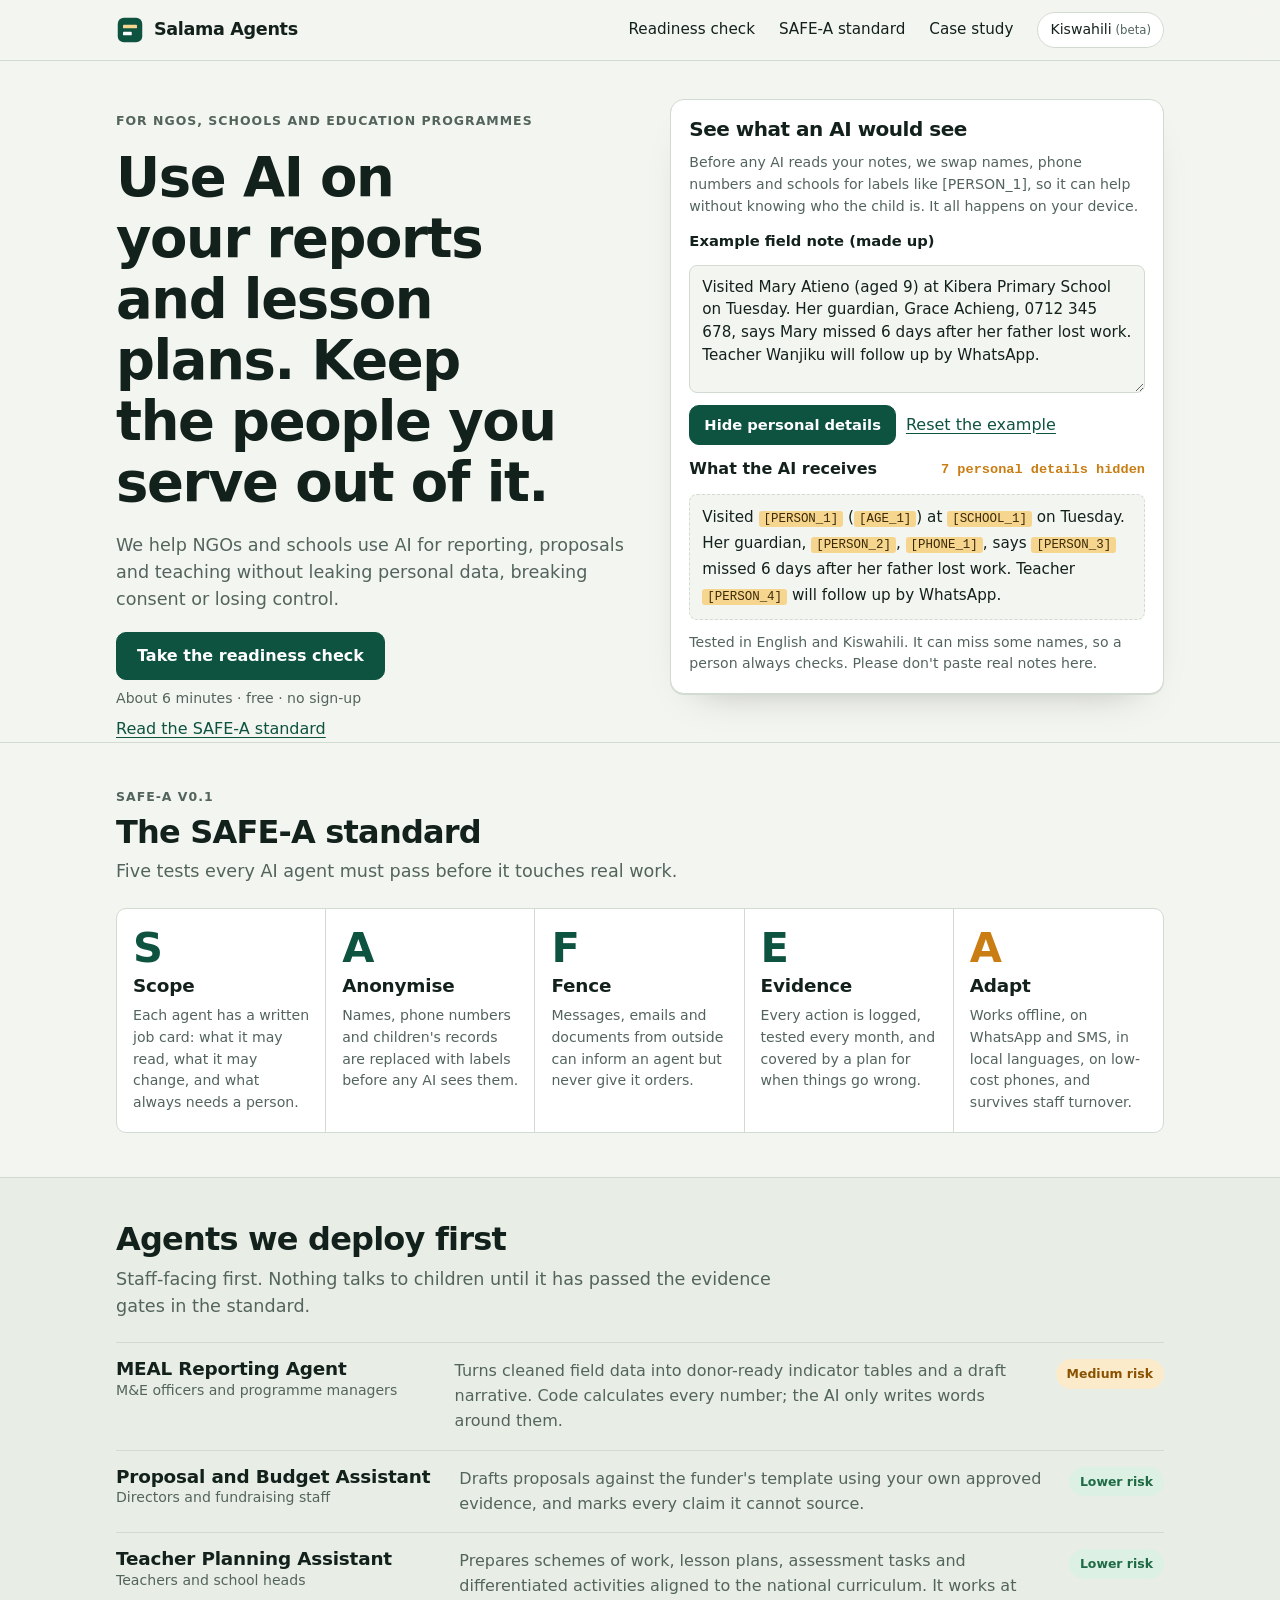
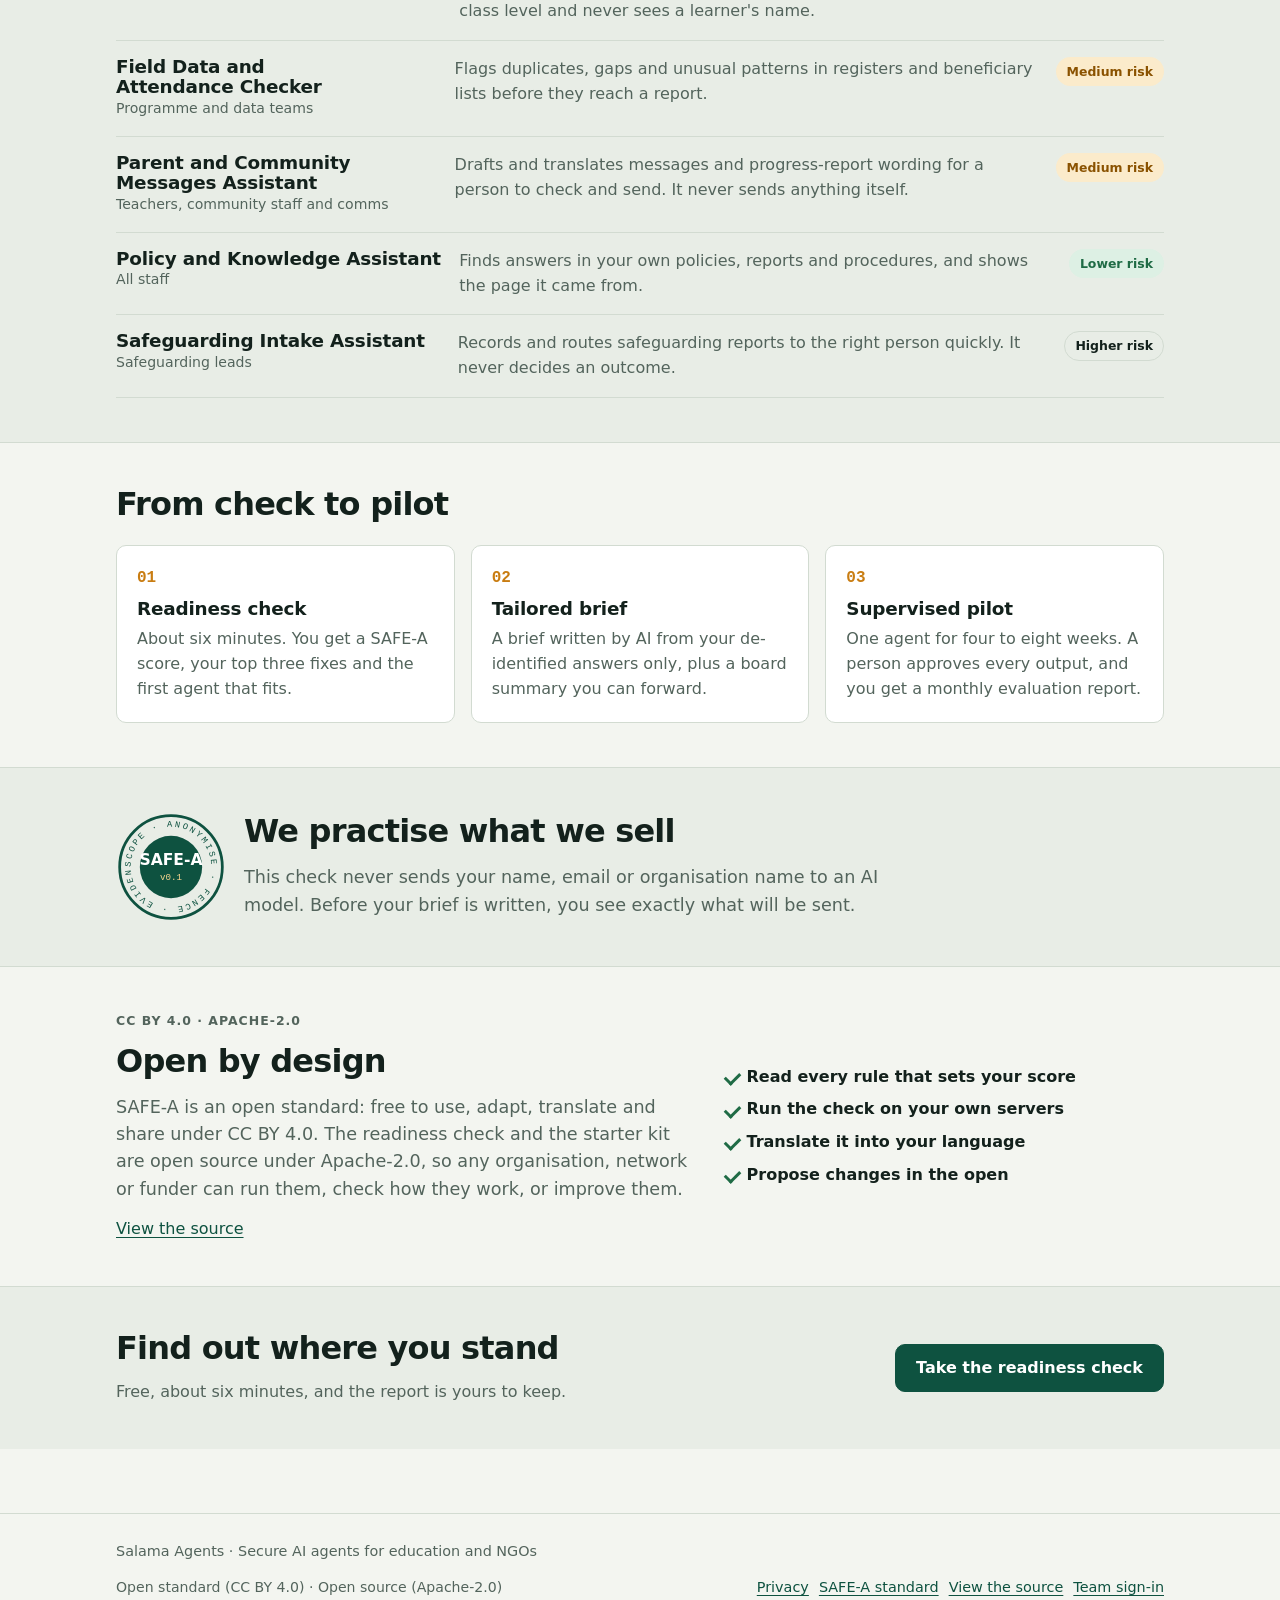
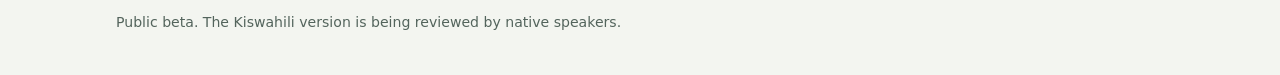
<file: docs/index.html>
<!doctype html>
<html lang="en">
<head>
<meta http-equiv="Content-Security-Policy" content="default-src 'none'; script-src 'self'; style-src 'self'; font-src 'self'; img-src 'self' data:; connect-src 'self' https://rcstpnyjuzkwiqeivilp.supabase.co; manifest-src 'self'; base-uri 'none'; form-action 'none'; object-src 'none'; upgrade-insecure-requests">
<meta charset="utf-8">
<meta name="viewport" content="width=device-width,initial-scale=1,viewport-fit=cover">
<meta name="referrer" content="strict-origin-when-cross-origin">
<meta name="description" content="A six-minute AI safety readiness check for NGOs, schools and education programmes, built on the open SAFE-A standard.">
<meta name="color-scheme" content="light dark">
</head>
<body>
<title>Salama Agents</title>
<meta name="claude:viewport-fit-sides" content="cover">
<link rel="stylesheet" href="app.css">
<a class="skip" href="#main" id="skip">Skip to content</a>
<header class="top">
  <div class="wrap">
    <a class="brand" href="#home" id="brand" aria-label="Salama Agents home"></a>
    <nav class="nav" id="nav" aria-label="Main"></nav>
    <button type="button" class="lang" id="lang-btn"></button>
  </div>
</header>
<main id="main" tabindex="-1">
  <section class="view" id="v-home" data-view="home"></section>
  <section class="view" id="v-check" data-view="check" hidden></section>
  <section class="view" id="v-report" data-view="report" hidden></section>
  <section class="view" id="v-standard" data-view="standard" hidden></section>
  <section class="view" id="v-case" data-view="case" hidden></section>
  <section class="view" id="v-privacy" data-view="privacy" hidden></section>
  <section class="view" id="v-admin" data-view="admin" hidden></section>
</main>
<footer class="foot">
  <div class="wrap" id="foot"></div>
</footer>
<div class="toast" id="toast" role="status" aria-live="polite"></div>
<div class="sr" id="live" aria-live="polite"></div>
<script src="config.js"></script>
<script src="content.js"></script>
<script src="redact.js"></script>
<script src="engine.js"></script>
<script src="standard.js"></script>
<script src="app.js"></script>

</body>
</html>
</file>
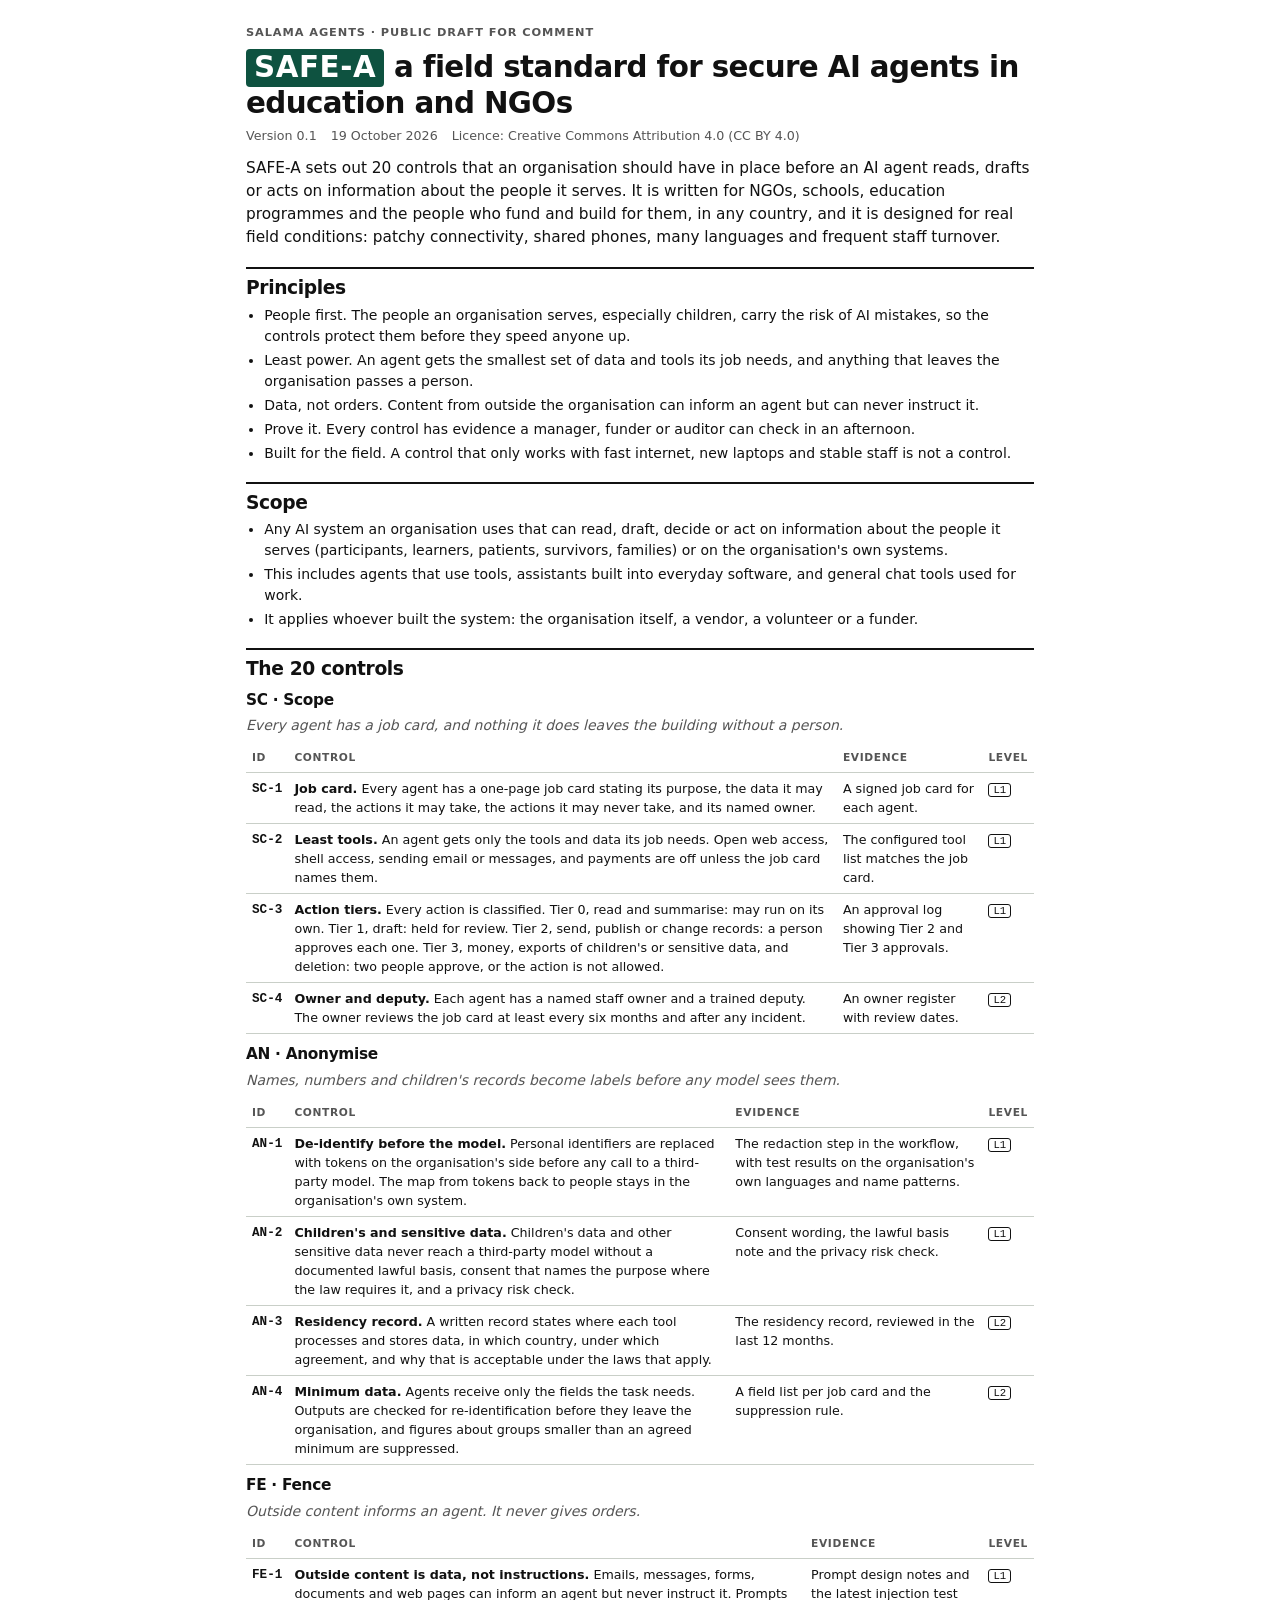
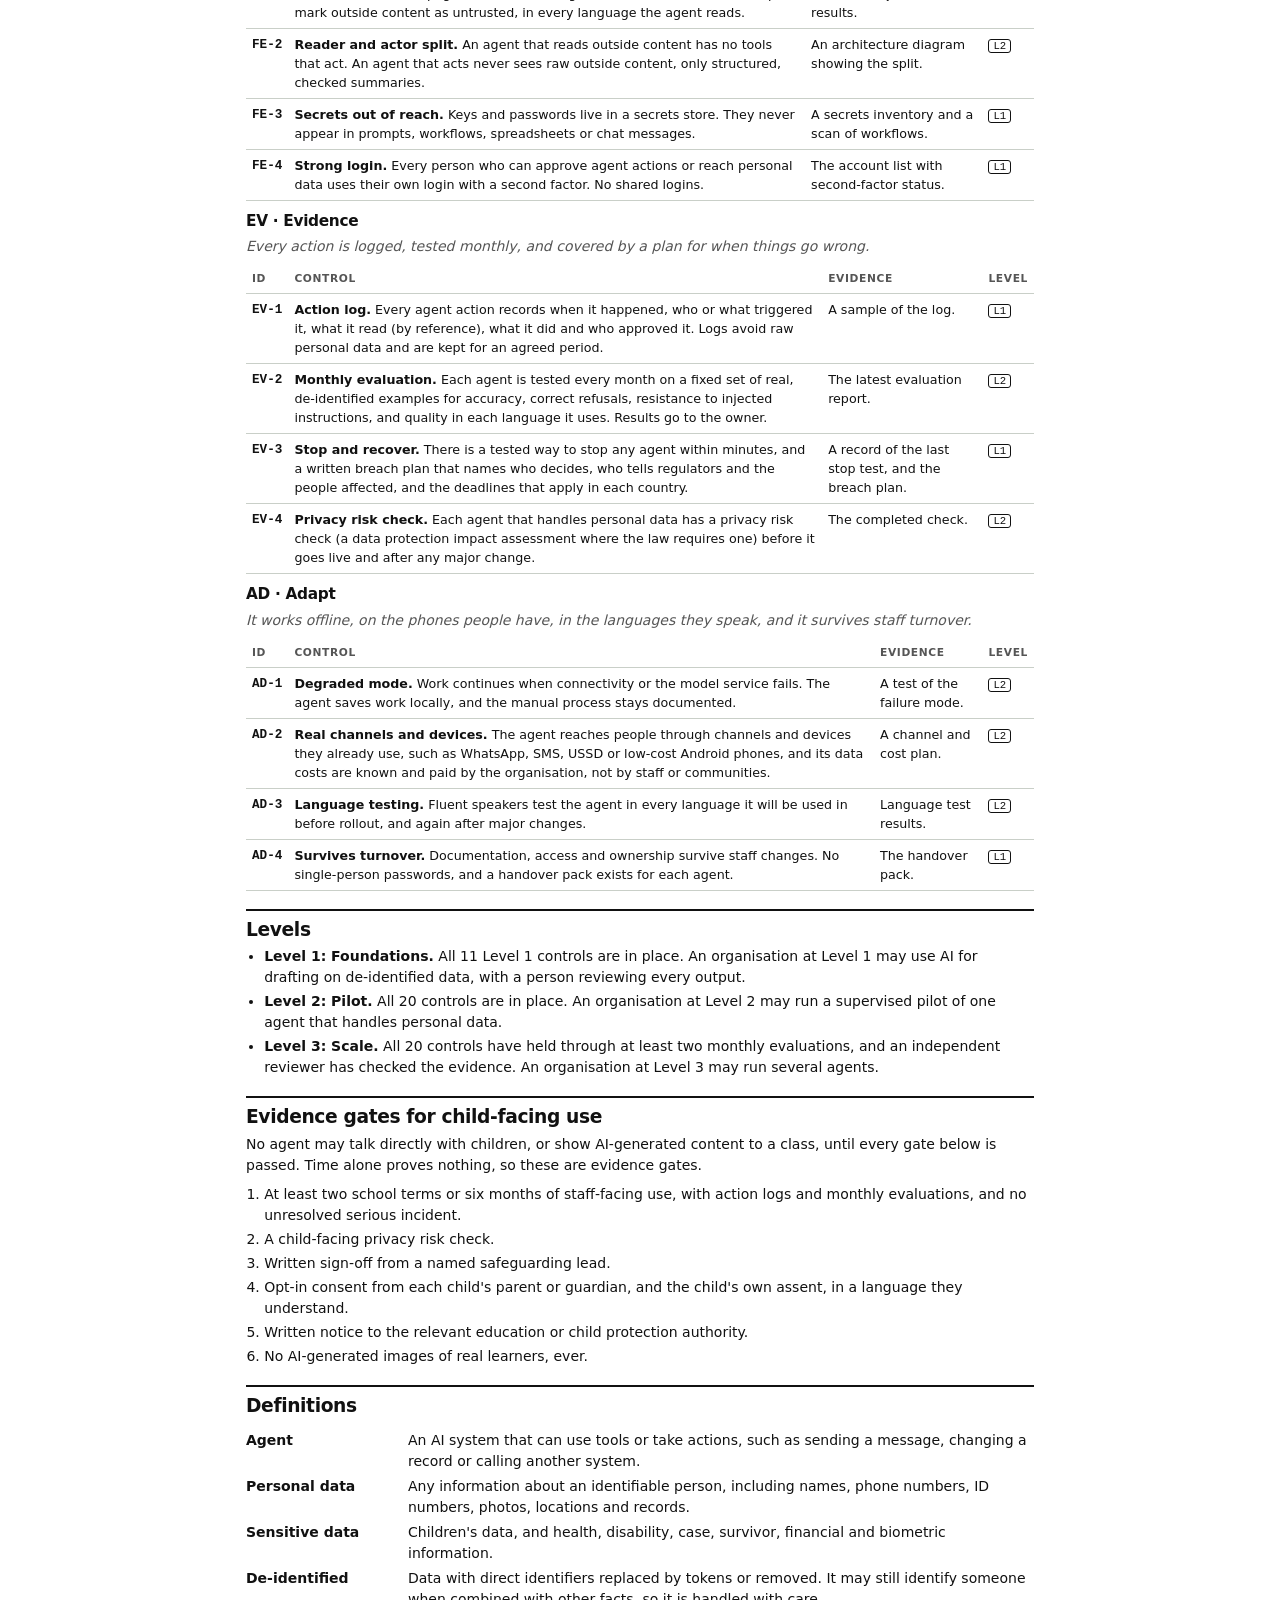
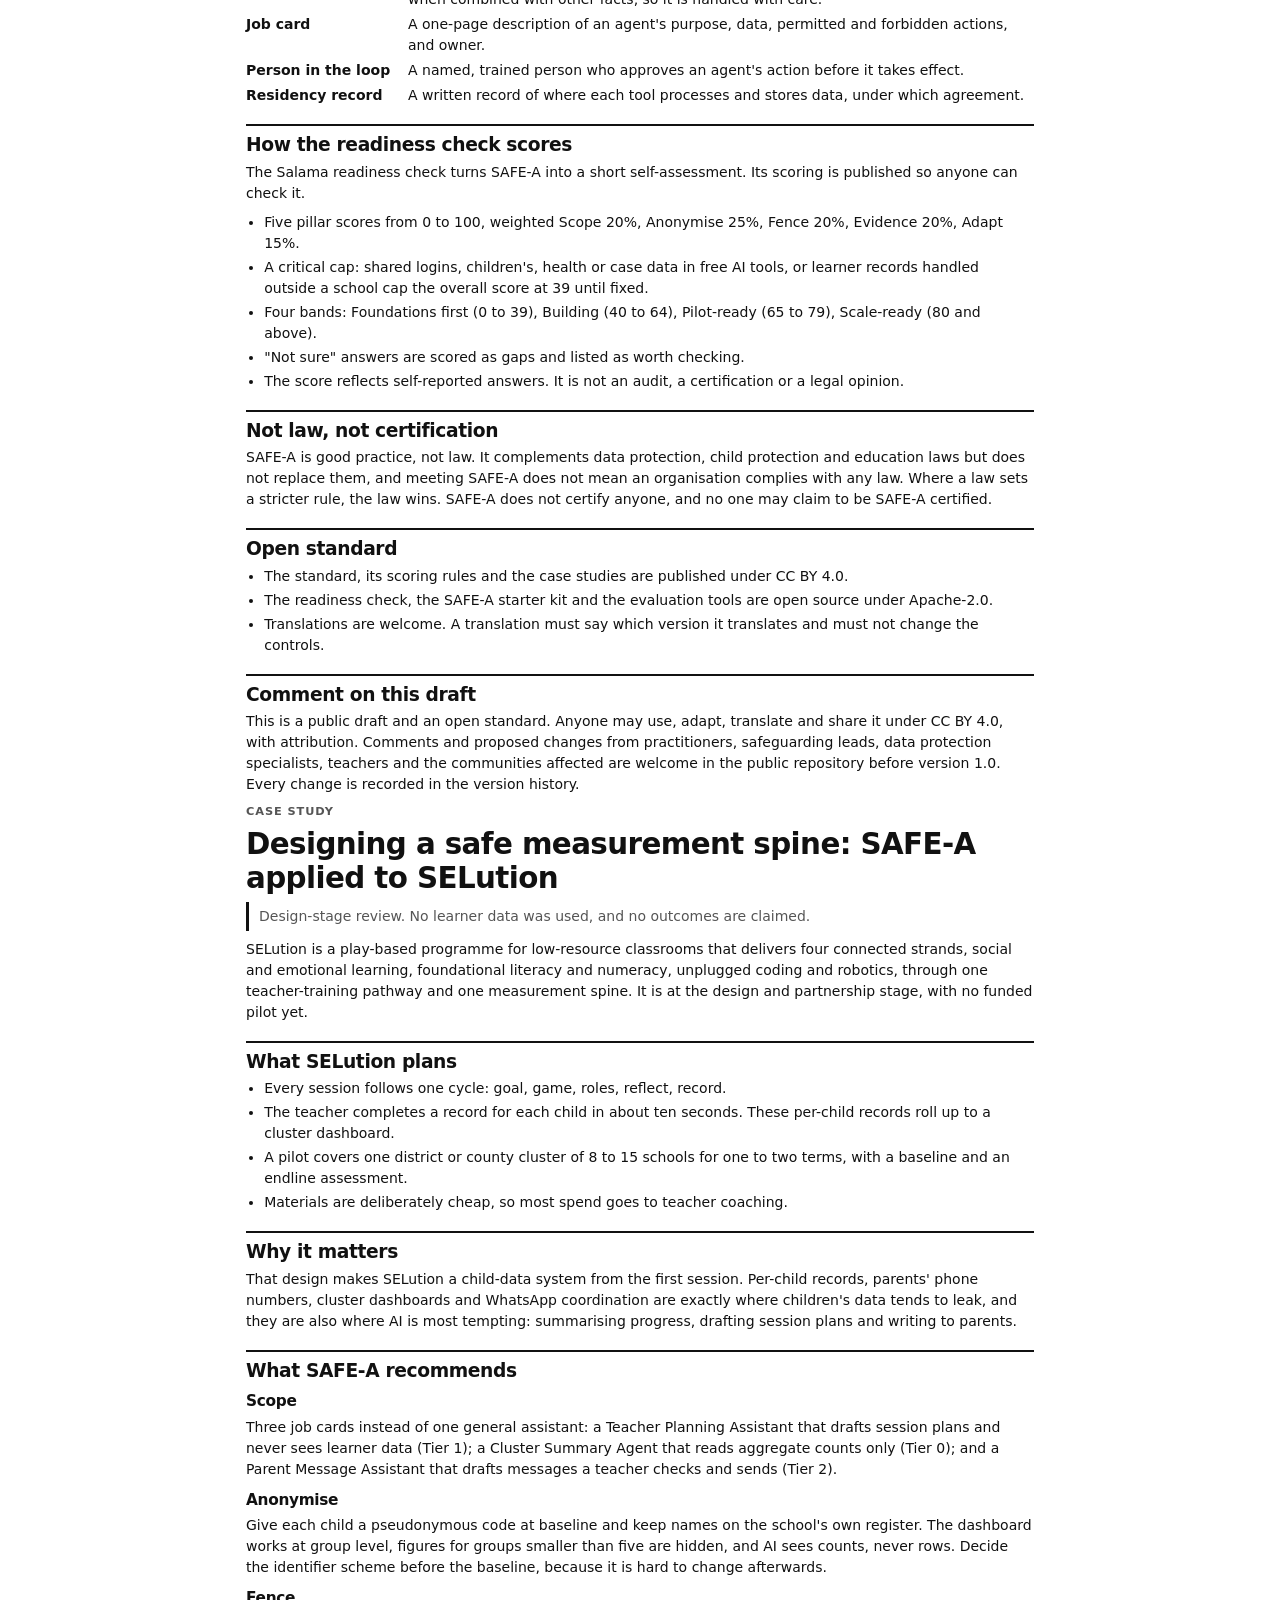
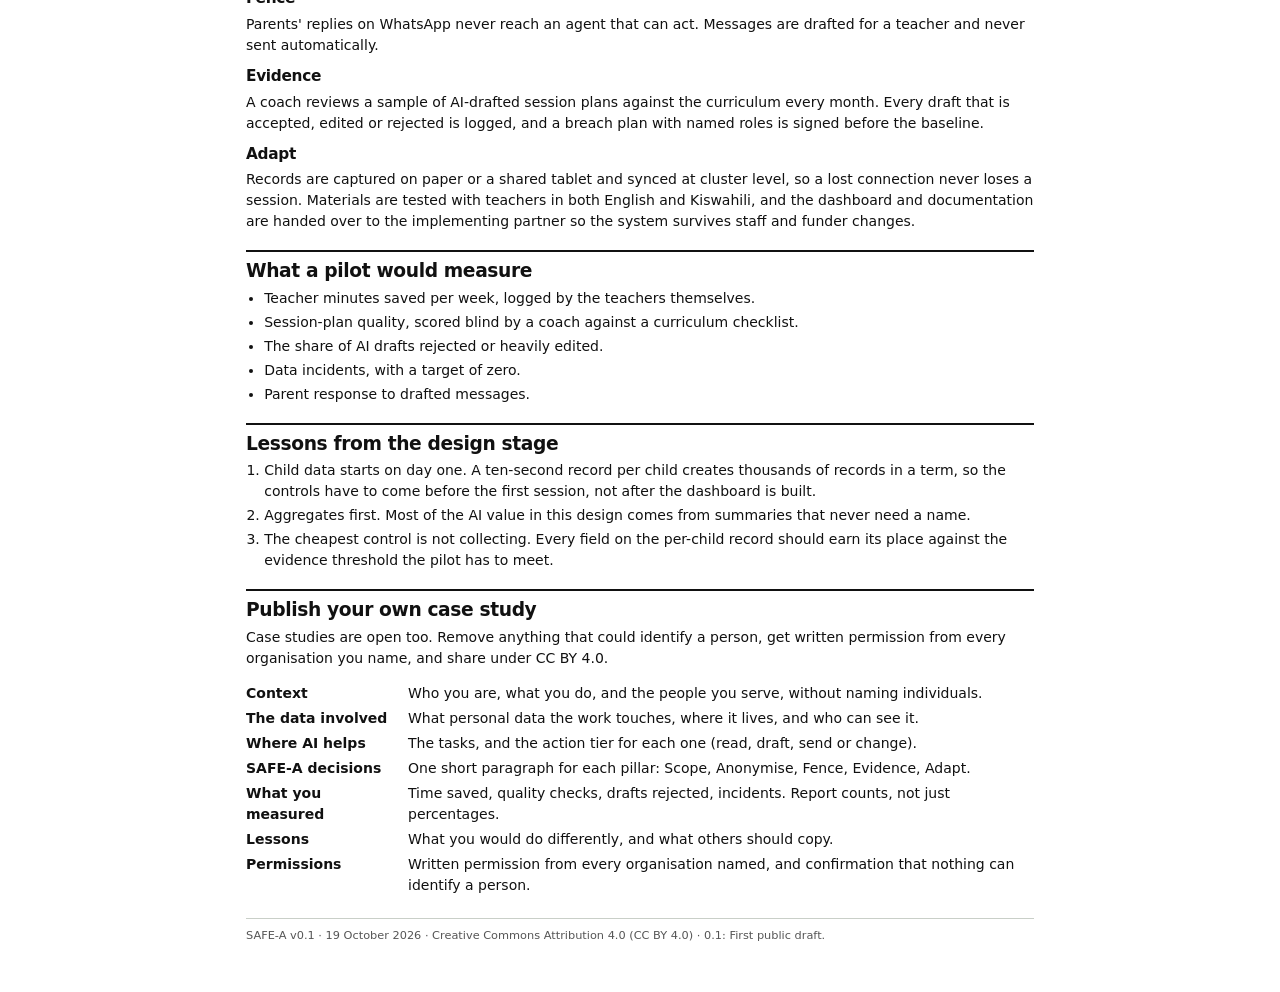
<file: docs/safe-a-v0.1.html>
<!doctype html>
<html lang="en"><head><meta charset="utf-8"><meta name="viewport" content="width=device-width,initial-scale=1">
<meta http-equiv="Content-Security-Policy" content="default-src 'none'; style-src 'self'; img-src 'self' data:; base-uri 'none'; form-action 'none'">
<title>SAFE-A v0.1</title><link rel="stylesheet" href="print.css"></head><body>
<p class="eyebrow">Salama Agents · Public draft for comment</p>
<h1><span class="mark">SAFE-A</span> a field standard for secure AI agents in education and NGOs</h1>
<div class="meta"><span>Version 0.1</span><span>19 October 2026</span><span>Licence: Creative Commons Attribution 4.0 (CC BY 4.0)</span></div>
<p class="summary">SAFE-A sets out 20 controls that an organisation should have in place before an AI agent reads, drafts or acts on information about the people it serves. It is written for NGOs, schools, education programmes and the people who fund and build for them, in any country, and it is designed for real field conditions: patchy connectivity, shared phones, many languages and frequent staff turnover.</p>
<h2>Principles</h2><ul><li>People first. The people an organisation serves, especially children, carry the risk of AI mistakes, so the controls protect them before they speed anyone up.</li><li>Least power. An agent gets the smallest set of data and tools its job needs, and anything that leaves the organisation passes a person.</li><li>Data, not orders. Content from outside the organisation can inform an agent but can never instruct it.</li><li>Prove it. Every control has evidence a manager, funder or auditor can check in an afternoon.</li><li>Built for the field. A control that only works with fast internet, new laptops and stable staff is not a control.</li></ul>
<h2>Scope</h2><ul><li>Any AI system an organisation uses that can read, draft, decide or act on information about the people it serves (participants, learners, patients, survivors, families) or on the organisation's own systems.</li><li>This includes agents that use tools, assistants built into everyday software, and general chat tools used for work.</li><li>It applies whoever built the system: the organisation itself, a vendor, a volunteer or a funder.</li></ul>
<h2>The 20 controls</h2>
<h3>SC · Scope</h3><p class="tagline">Every agent has a job card, and nothing it does leaves the building without a person.</p>
<div class="tblwrap"><table><thead><tr><th>ID</th><th>Control</th><th>Evidence</th><th>Level</th></tr></thead><tbody>
<tr><td class="id">SC-1</td><td><strong>Job card.</strong> Every agent has a one-page job card stating its purpose, the data it may read, the actions it may take, the actions it may never take, and its named owner.</td><td>A signed job card for each agent.</td><td><span class="lvl">L1</span></td></tr><tr><td class="id">SC-2</td><td><strong>Least tools.</strong> An agent gets only the tools and data its job needs. Open web access, shell access, sending email or messages, and payments are off unless the job card names them.</td><td>The configured tool list matches the job card.</td><td><span class="lvl">L1</span></td></tr><tr><td class="id">SC-3</td><td><strong>Action tiers.</strong> Every action is classified. Tier 0, read and summarise: may run on its own. Tier 1, draft: held for review. Tier 2, send, publish or change records: a person approves each one. Tier 3, money, exports of children's or sensitive data, and deletion: two people approve, or the action is not allowed.</td><td>An approval log showing Tier 2 and Tier 3 approvals.</td><td><span class="lvl">L1</span></td></tr><tr><td class="id">SC-4</td><td><strong>Owner and deputy.</strong> Each agent has a named staff owner and a trained deputy. The owner reviews the job card at least every six months and after any incident.</td><td>An owner register with review dates.</td><td><span class="lvl">L2</span></td></tr>
</tbody></table></div>
<h3>AN · Anonymise</h3><p class="tagline">Names, numbers and children's records become labels before any model sees them.</p>
<div class="tblwrap"><table><thead><tr><th>ID</th><th>Control</th><th>Evidence</th><th>Level</th></tr></thead><tbody>
<tr><td class="id">AN-1</td><td><strong>De-identify before the model.</strong> Personal identifiers are replaced with tokens on the organisation's side before any call to a third-party model. The map from tokens back to people stays in the organisation's own system.</td><td>The redaction step in the workflow, with test results on the organisation's own languages and name patterns.</td><td><span class="lvl">L1</span></td></tr><tr><td class="id">AN-2</td><td><strong>Children's and sensitive data.</strong> Children's data and other sensitive data never reach a third-party model without a documented lawful basis, consent that names the purpose where the law requires it, and a privacy risk check.</td><td>Consent wording, the lawful basis note and the privacy risk check.</td><td><span class="lvl">L1</span></td></tr><tr><td class="id">AN-3</td><td><strong>Residency record.</strong> A written record states where each tool processes and stores data, in which country, under which agreement, and why that is acceptable under the laws that apply.</td><td>The residency record, reviewed in the last 12 months.</td><td><span class="lvl">L2</span></td></tr><tr><td class="id">AN-4</td><td><strong>Minimum data.</strong> Agents receive only the fields the task needs. Outputs are checked for re-identification before they leave the organisation, and figures about groups smaller than an agreed minimum are suppressed.</td><td>A field list per job card and the suppression rule.</td><td><span class="lvl">L2</span></td></tr>
</tbody></table></div>
<h3>FE · Fence</h3><p class="tagline">Outside content informs an agent. It never gives orders.</p>
<div class="tblwrap"><table><thead><tr><th>ID</th><th>Control</th><th>Evidence</th><th>Level</th></tr></thead><tbody>
<tr><td class="id">FE-1</td><td><strong>Outside content is data, not instructions.</strong> Emails, messages, forms, documents and web pages can inform an agent but never instruct it. Prompts mark outside content as untrusted, in every language the agent reads.</td><td>Prompt design notes and the latest injection test results.</td><td><span class="lvl">L1</span></td></tr><tr><td class="id">FE-2</td><td><strong>Reader and actor split.</strong> An agent that reads outside content has no tools that act. An agent that acts never sees raw outside content, only structured, checked summaries.</td><td>An architecture diagram showing the split.</td><td><span class="lvl">L2</span></td></tr><tr><td class="id">FE-3</td><td><strong>Secrets out of reach.</strong> Keys and passwords live in a secrets store. They never appear in prompts, workflows, spreadsheets or chat messages.</td><td>A secrets inventory and a scan of workflows.</td><td><span class="lvl">L1</span></td></tr><tr><td class="id">FE-4</td><td><strong>Strong login.</strong> Every person who can approve agent actions or reach personal data uses their own login with a second factor. No shared logins.</td><td>The account list with second-factor status.</td><td><span class="lvl">L1</span></td></tr>
</tbody></table></div>
<h3>EV · Evidence</h3><p class="tagline">Every action is logged, tested monthly, and covered by a plan for when things go wrong.</p>
<div class="tblwrap"><table><thead><tr><th>ID</th><th>Control</th><th>Evidence</th><th>Level</th></tr></thead><tbody>
<tr><td class="id">EV-1</td><td><strong>Action log.</strong> Every agent action records when it happened, who or what triggered it, what it read (by reference), what it did and who approved it. Logs avoid raw personal data and are kept for an agreed period.</td><td>A sample of the log.</td><td><span class="lvl">L1</span></td></tr><tr><td class="id">EV-2</td><td><strong>Monthly evaluation.</strong> Each agent is tested every month on a fixed set of real, de-identified examples for accuracy, correct refusals, resistance to injected instructions, and quality in each language it uses. Results go to the owner.</td><td>The latest evaluation report.</td><td><span class="lvl">L2</span></td></tr><tr><td class="id">EV-3</td><td><strong>Stop and recover.</strong> There is a tested way to stop any agent within minutes, and a written breach plan that names who decides, who tells regulators and the people affected, and the deadlines that apply in each country.</td><td>A record of the last stop test, and the breach plan.</td><td><span class="lvl">L1</span></td></tr><tr><td class="id">EV-4</td><td><strong>Privacy risk check.</strong> Each agent that handles personal data has a privacy risk check (a data protection impact assessment where the law requires one) before it goes live and after any major change.</td><td>The completed check.</td><td><span class="lvl">L2</span></td></tr>
</tbody></table></div>
<h3>AD · Adapt</h3><p class="tagline">It works offline, on the phones people have, in the languages they speak, and it survives staff turnover.</p>
<div class="tblwrap"><table><thead><tr><th>ID</th><th>Control</th><th>Evidence</th><th>Level</th></tr></thead><tbody>
<tr><td class="id">AD-1</td><td><strong>Degraded mode.</strong> Work continues when connectivity or the model service fails. The agent saves work locally, and the manual process stays documented.</td><td>A test of the failure mode.</td><td><span class="lvl">L2</span></td></tr><tr><td class="id">AD-2</td><td><strong>Real channels and devices.</strong> The agent reaches people through channels and devices they already use, such as WhatsApp, SMS, USSD or low-cost Android phones, and its data costs are known and paid by the organisation, not by staff or communities.</td><td>A channel and cost plan.</td><td><span class="lvl">L2</span></td></tr><tr><td class="id">AD-3</td><td><strong>Language testing.</strong> Fluent speakers test the agent in every language it will be used in before rollout, and again after major changes.</td><td>Language test results.</td><td><span class="lvl">L2</span></td></tr><tr><td class="id">AD-4</td><td><strong>Survives turnover.</strong> Documentation, access and ownership survive staff changes. No single-person passwords, and a handover pack exists for each agent.</td><td>The handover pack.</td><td><span class="lvl">L1</span></td></tr>
</tbody></table></div>
<h2>Levels</h2><ul><li><strong>Level 1: Foundations.</strong> All 11 Level 1 controls are in place. An organisation at Level 1 may use AI for drafting on de-identified data, with a person reviewing every output.</li><li><strong>Level 2: Pilot.</strong> All 20 controls are in place. An organisation at Level 2 may run a supervised pilot of one agent that handles personal data.</li><li><strong>Level 3: Scale.</strong> All 20 controls have held through at least two monthly evaluations, and an independent reviewer has checked the evidence. An organisation at Level 3 may run several agents.</li></ul>
<h2>Evidence gates for child-facing use</h2><p>No agent may talk directly with children, or show AI-generated content to a class, until every gate below is passed. Time alone proves nothing, so these are evidence gates.</p><ol><li>At least two school terms or six months of staff-facing use, with action logs and monthly evaluations, and no unresolved serious incident.</li><li>A child-facing privacy risk check.</li><li>Written sign-off from a named safeguarding lead.</li><li>Opt-in consent from each child's parent or guardian, and the child's own assent, in a language they understand.</li><li>Written notice to the relevant education or child protection authority.</li><li>No AI-generated images of real learners, ever.</li></ol>
<h2>Definitions</h2><dl><dt>Agent</dt><dd>An AI system that can use tools or take actions, such as sending a message, changing a record or calling another system.</dd><dt>Personal data</dt><dd>Any information about an identifiable person, including names, phone numbers, ID numbers, photos, locations and records.</dd><dt>Sensitive data</dt><dd>Children's data, and health, disability, case, survivor, financial and biometric information.</dd><dt>De-identified</dt><dd>Data with direct identifiers replaced by tokens or removed. It may still identify someone when combined with other facts, so it is handled with care.</dd><dt>Job card</dt><dd>A one-page description of an agent's purpose, data, permitted and forbidden actions, and owner.</dd><dt>Person in the loop</dt><dd>A named, trained person who approves an agent's action before it takes effect.</dd><dt>Residency record</dt><dd>A written record of where each tool processes and stores data, under which agreement.</dd></dl>
<h2>How the readiness check scores</h2><p>The Salama readiness check turns SAFE-A into a short self-assessment. Its scoring is published so anyone can check it.</p><ul><li>Five pillar scores from 0 to 100, weighted Scope 20%, Anonymise 25%, Fence 20%, Evidence 20%, Adapt 15%.</li><li>A critical cap: shared logins, children's, health or case data in free AI tools, or learner records handled outside a school cap the overall score at 39 until fixed.</li><li>Four bands: Foundations first (0 to 39), Building (40 to 64), Pilot-ready (65 to 79), Scale-ready (80 and above).</li><li>&quot;Not sure&quot; answers are scored as gaps and listed as worth checking.</li><li>The score reflects self-reported answers. It is not an audit, a certification or a legal opinion.</li></ul>
<h2>Not law, not certification</h2><p>SAFE-A is good practice, not law. It complements data protection, child protection and education laws but does not replace them, and meeting SAFE-A does not mean an organisation complies with any law. Where a law sets a stricter rule, the law wins. SAFE-A does not certify anyone, and no one may claim to be SAFE-A certified.</p>
<h2>Open standard</h2><ul><li>The standard, its scoring rules and the case studies are published under CC BY 4.0.</li><li>The readiness check, the SAFE-A starter kit and the evaluation tools are open source under Apache-2.0.</li><li>Translations are welcome. A translation must say which version it translates and must not change the controls.</li></ul>
<h2>Comment on this draft</h2><p>This is a public draft and an open standard. Anyone may use, adapt, translate and share it under CC BY 4.0, with attribution. Comments and proposed changes from practitioners, safeguarding leads, data protection specialists, teachers and the communities affected are welcome in the public repository before version 1.0. Every change is recorded in the version history.</p>
<section class="case">
<p class="eyebrow">Case study</p>
<h1>Designing a safe measurement spine: SAFE-A applied to SELution</h1>
<p class="note">Design-stage review. No learner data was used, and no outcomes are claimed.</p>
<p>SELution is a play-based programme for low-resource classrooms that delivers four connected strands, social and emotional learning, foundational literacy and numeracy, unplugged coding and robotics, through one teacher-training pathway and one measurement spine. It is at the design and partnership stage, with no funded pilot yet.</p>
<h2>What SELution plans</h2><ul><li>Every session follows one cycle: goal, game, roles, reflect, record.</li><li>The teacher completes a record for each child in about ten seconds. These per-child records roll up to a cluster dashboard.</li><li>A pilot covers one district or county cluster of 8 to 15 schools for one to two terms, with a baseline and an endline assessment.</li><li>Materials are deliberately cheap, so most spend goes to teacher coaching.</li></ul>
<h2>Why it matters</h2><p>That design makes SELution a child-data system from the first session. Per-child records, parents' phone numbers, cluster dashboards and WhatsApp coordination are exactly where children's data tends to leak, and they are also where AI is most tempting: summarising progress, drafting session plans and writing to parents.</p>
<h2>What SAFE-A recommends</h2><h3>Scope</h3><p>Three job cards instead of one general assistant: a Teacher Planning Assistant that drafts session plans and never sees learner data (Tier 1); a Cluster Summary Agent that reads aggregate counts only (Tier 0); and a Parent Message Assistant that drafts messages a teacher checks and sends (Tier 2).</p><h3>Anonymise</h3><p>Give each child a pseudonymous code at baseline and keep names on the school's own register. The dashboard works at group level, figures for groups smaller than five are hidden, and AI sees counts, never rows. Decide the identifier scheme before the baseline, because it is hard to change afterwards.</p><h3>Fence</h3><p>Parents' replies on WhatsApp never reach an agent that can act. Messages are drafted for a teacher and never sent automatically.</p><h3>Evidence</h3><p>A coach reviews a sample of AI-drafted session plans against the curriculum every month. Every draft that is accepted, edited or rejected is logged, and a breach plan with named roles is signed before the baseline.</p><h3>Adapt</h3><p>Records are captured on paper or a shared tablet and synced at cluster level, so a lost connection never loses a session. Materials are tested with teachers in both English and Kiswahili, and the dashboard and documentation are handed over to the implementing partner so the system survives staff and funder changes.</p>
<h2>What a pilot would measure</h2><ul><li>Teacher minutes saved per week, logged by the teachers themselves.</li><li>Session-plan quality, scored blind by a coach against a curriculum checklist.</li><li>The share of AI drafts rejected or heavily edited.</li><li>Data incidents, with a target of zero.</li><li>Parent response to drafted messages.</li></ul>
<h2>Lessons from the design stage</h2><ol><li>Child data starts on day one. A ten-second record per child creates thousands of records in a term, so the controls have to come before the first session, not after the dashboard is built.</li><li>Aggregates first. Most of the AI value in this design comes from summaries that never need a name.</li><li>The cheapest control is not collecting. Every field on the per-child record should earn its place against the evidence threshold the pilot has to meet.</li></ol>
<h2>Publish your own case study</h2><p>Case studies are open too. Remove anything that could identify a person, get written permission from every organisation you name, and share under CC BY 4.0.</p>
<dl><dt>Context</dt><dd>Who you are, what you do, and the people you serve, without naming individuals.</dd><dt>The data involved</dt><dd>What personal data the work touches, where it lives, and who can see it.</dd><dt>Where AI helps</dt><dd>The tasks, and the action tier for each one (read, draft, send or change).</dd><dt>SAFE-A decisions</dt><dd>One short paragraph for each pillar: Scope, Anonymise, Fence, Evidence, Adapt.</dd><dt>What you measured</dt><dd>Time saved, quality checks, drafts rejected, incidents. Report counts, not just percentages.</dd><dt>Lessons</dt><dd>What you would do differently, and what others should copy.</dd><dt>Permissions</dt><dd>Written permission from every organisation named, and confirmation that nothing can identify a person.</dd></dl>
</section>
<p class="foot">SAFE-A v0.1 · 19 October 2026 · Creative Commons Attribution 4.0 (CC BY 4.0) · 0.1: First public draft.</p>
</body></html>
</file>
<file: docs/app.css>
/* Salama Agents. Layout concept: a field ledger. Paper ground, ruled sections, forest ink
   for trust, marigold "redaction tape" as the one signature accent. System fonts only
   (zero font bytes on patchy mobile data); heavy tight headings carry the voice. */
:root {
  --paper: #f3f5f0; --surface: #ffffff; --sunk: #e8ede6; --ink: #13211c; --muted: #53645c; --line: #d2dbd1;
  --forest: #0e5240; --forest-ink: #ffffff; --forest-soft: #dcebe4;
  --marigold: #c97d12; --tape: #f6d58e; --tape-ink: #3a2a08;
  --amber: #8a5200; --amber-soft: #fbebcb; --good: #1f6b45; --good-soft: #ddf0e4;
  --focus: #0e5240;
  --display: Inter, "Segoe UI", Roboto, system-ui, -apple-system, "Helvetica Neue", Arial, sans-serif;
  --body: Inter, "Segoe UI", Roboto, system-ui, -apple-system, "Helvetica Neue", Arial, sans-serif;
  --mono: ui-monospace, "SFMono-Regular", Consolas, "Liberation Mono", Menlo, monospace;
  --r: 10px; --wrap: 1080px;
}
@media (prefers-color-scheme: dark) {
  :root:not([data-theme="light"]) {
    --paper: #0b1411; --surface: #111e19; --sunk: #172722; --ink: #e4ece7; --muted: #9aaca3; --line: #26392f;
    --forest: #5cc29b; --forest-ink: #06140f; --forest-soft: #163329;
    --marigold: #f0ae4a; --tape: #5a4210; --tape-ink: #fbe7bc;
    --amber: #f0b04e; --amber-soft: #3b2a0c; --good: #63c793; --good-soft: #15301f; --focus: #5cc29b;
    color-scheme: dark;
  }
}
:root[data-theme="dark"] {
  --paper: #0b1411; --surface: #111e19; --sunk: #172722; --ink: #e4ece7; --muted: #9aaca3; --line: #26392f;
  --forest: #5cc29b; --forest-ink: #06140f; --forest-soft: #163329;
  --marigold: #f0ae4a; --tape: #5a4210; --tape-ink: #fbe7bc;
  --amber: #f0b04e; --amber-soft: #3b2a0c; --good: #63c793; --good-soft: #15301f; --focus: #5cc29b;
  color-scheme: dark;
}

* { box-sizing: border-box; }
[hidden] { display: none !important; }
img { max-width: 100%; }
html { -webkit-text-size-adjust: 100%; }
body { background: var(--paper); color: var(--ink); font: 400 16px/1.55 var(--body); margin: 0; }
h1, h2, h3 { font-family: var(--display); font-weight: 800; letter-spacing: -0.025em; line-height: 1.12; text-wrap: balance; margin: 0; }
h1 { font-size: clamp(2rem, 1.3rem + 3.2vw, 3.4rem); }
h2 { font-size: clamp(1.45rem, 1.1rem + 1.4vw, 2rem); }
h3 { font-size: 1.15rem; letter-spacing: -0.01em; }
p { margin: 0; }
a { color: var(--forest); text-underline-offset: 3px; }
:focus-visible { outline: 3px solid var(--focus); outline-offset: 2px; border-radius: 4px; }
.sr { position: absolute !important; width: 1px; height: 1px; overflow: hidden; clip: rect(0 0 0 0); white-space: nowrap; }
.skip { position: absolute; left: 16px; top: -60px; background: var(--forest); color: var(--forest-ink); padding: 10px 14px; border-radius: 8px; z-index: 50; }
.skip:focus { top: calc(env(safe-area-inset-top, 0px) + 8px); }

.wrap { max-width: var(--wrap); margin: 0 auto; padding-left: max(16px, env(safe-area-inset-left, 0px)); padding-right: max(16px, env(safe-area-inset-right, 0px)); }
.eyebrow { font-size: .78rem; font-weight: 700; letter-spacing: .08em; text-transform: uppercase; color: var(--muted); }
.lead { font-size: 1.1rem; color: var(--muted); max-width: 62ch; }
.muted { color: var(--muted); }
.small { font-size: .88rem; }
.stack { display: grid; gap: 14px; }
.row { display: flex; flex-wrap: wrap; gap: 10px; align-items: center; }

/* ---------- header ---------- */
.top { position: sticky; top: env(safe-area-inset-top, 0px); z-index: 20; background: color-mix(in srgb, var(--paper) 92%, transparent); backdrop-filter: blur(8px); border-bottom: 1px solid var(--line); }
.top .wrap { display: flex; align-items: center; gap: 14px; min-height: 60px; flex-wrap: wrap; padding-block: 6px; }
.brand { display: flex; align-items: center; gap: 10px; font-family: var(--display); font-weight: 800; font-size: 1.1rem; letter-spacing: -0.02em; color: var(--ink); text-decoration: none; margin-right: auto; }
.brand svg { flex: none; }
.nav { display: flex; gap: 4px; flex-wrap: wrap; }
.nav a { padding: 8px 10px; border-radius: 8px; color: var(--ink); text-decoration: none; font-size: .95rem; }
.nav a[aria-current="page"] { background: var(--forest-soft); color: var(--forest); font-weight: 650; }
.lang { border: 1px solid var(--line); background: var(--surface); color: var(--ink); border-radius: 999px; padding: 6px 12px; font: inherit; font-size: .88rem; cursor: pointer; min-height: 36px; }
.lang small { color: var(--muted); }

/* ---------- buttons ---------- */
.btn { display: inline-flex; align-items: center; justify-content: center; gap: 8px; min-height: 48px; padding: 12px 20px; border-radius: 10px; border: 1px solid var(--forest); background: var(--forest); color: var(--forest-ink); font: 650 1rem/1.2 var(--body); text-decoration: none; cursor: pointer; }
.btn:hover { filter: brightness(1.06); }
.btn[disabled] { opacity: .55; cursor: not-allowed; }
.btn.ghost { background: transparent; color: var(--forest); }
.btn.quiet { background: var(--surface); color: var(--ink); border-color: var(--line); }
.btn.sm { min-height: 40px; padding: 8px 14px; font-size: .92rem; }
.linkbtn { background: none; border: 0; color: var(--forest); font: inherit; text-decoration: underline; text-underline-offset: 3px; cursor: pointer; padding: 8px 0; min-height: 40px; }

/* ---------- sections ---------- */
.view { padding-block: 28px 64px; }
.band-sec { padding-block: 44px; border-top: 1px solid var(--line); }
.band-sec.alt { background: var(--sunk); }
.sec-head { display: grid; gap: 8px; margin-bottom: 22px; }
.card { background: var(--surface); border: 1px solid var(--line); border-radius: var(--r); padding: 20px; }

/* ---------- home ---------- */
.partner { background: var(--forest-soft); color: var(--forest); border-radius: 8px; padding: 10px 14px; font-weight: 600; margin-bottom: 18px; }
.hero { display: grid; grid-template-columns: 1.05fr 1fr; gap: 36px; align-items: start; padding-top: 10px; }
.hero > * { min-width: 0; }
.hero-copy { display: grid; gap: 18px; padding-top: 12px; }
.hero-cta { display: grid; gap: 8px; justify-items: start; }
.demo { background: var(--surface); border: 1px solid var(--line); border-radius: 14px; padding: 18px; display: grid; gap: 12px; box-shadow: 0 1px 0 var(--line), 0 18px 40px -28px rgba(0,0,0,.35); }
.demo label { font-weight: 650; font-size: .92rem; }
.demo textarea { width: 100%; min-height: 128px; resize: vertical; font: .95rem/1.5 var(--body); color: var(--ink); background: var(--paper); border: 1px solid var(--line); border-radius: 8px; padding: 10px 12px; }
.demo-out { font: .95rem/1.7 var(--body); background: var(--paper); border: 1px dashed var(--line); border-radius: 8px; padding: 10px 12px; min-height: 100px; overflow-wrap: anywhere; }
.tok { font-family: var(--mono); font-size: .82em; background: var(--tape); color: var(--tape-ink); padding: 1px 5px; border-radius: 3px; white-space: nowrap; }
.demo-meta { display: flex; justify-content: space-between; gap: 10px; flex-wrap: wrap; align-items: center; }
.count { font-family: var(--mono); font-size: .85rem; color: var(--marigold); font-weight: 700; }

.pillars { display: grid; grid-template-columns: repeat(5, minmax(0, 1fr)); gap: 0; border: 1px solid var(--line); border-radius: var(--r); overflow: hidden; background: var(--surface); }
.pillar { padding: 18px 16px; border-right: 1px solid var(--line); display: grid; gap: 8px; align-content: start; }
.pillar:last-child { border-right: 0; }
.pillar .letter { font-family: var(--display); font-weight: 900; font-size: 2.6rem; line-height: 1; color: var(--forest); letter-spacing: -0.04em; }
.pillar .letter i { font-style: normal; color: var(--marigold); }
.agents { display: grid; gap: 0; border-top: 1px solid var(--line); }
.agent-row { display: grid; grid-template-columns: minmax(0, 1.1fr) minmax(0, 2fr) auto; gap: 18px; padding: 16px 0; border-bottom: 1px solid var(--line); align-items: start; }
.agent-row p { color: var(--muted); }
.tier { font-size: .78rem; font-weight: 700; border-radius: 999px; padding: 4px 10px; white-space: nowrap; border: 1px solid var(--line); }
.tier.low { background: var(--good-soft); color: var(--good); border-color: transparent; }
.tier.med { background: var(--amber-soft); color: var(--amber); border-color: transparent; }
.tier.high { background: var(--sunk); color: var(--ink); }
.steps3 { display: grid; grid-template-columns: repeat(3, minmax(0, 1fr)); gap: 16px; counter-reset: s; }
.steps3 .card { display: grid; gap: 8px; }
.steps3 .num { font-family: var(--mono); color: var(--marigold); font-weight: 700; }
.proof { display: grid; grid-template-columns: auto 1fr; gap: 18px; align-items: center; }
.cta-band { display: flex; justify-content: space-between; align-items: center; gap: 18px; flex-wrap: wrap; }

/* ---------- check ---------- */
.check { max-width: 760px; margin: 0 auto; }
.progress { display: grid; grid-template-columns: repeat(6, 1fr); gap: 6px; margin: 6px 0 4px; }
.progress span { height: 6px; border-radius: 3px; background: var(--line); }
.progress span.done { background: var(--forest); }
.progress span.now { background: var(--marigold); }
.step-meta { display: flex; justify-content: space-between; gap: 10px; flex-wrap: wrap; font-size: .88rem; color: var(--muted); margin-bottom: 16px; }
.step-head { display: grid; gap: 6px; margin-bottom: 18px; }
.step-head h2:focus { outline: none; }
.note { background: var(--forest-soft); color: var(--ink); border-radius: 8px; padding: 10px 14px; font-size: .95rem; }
fieldset.q { border: 0; padding: 18px 0; margin: 0; border-top: 1px solid var(--line); min-width: 0; }
fieldset.q legend { font-weight: 700; font-size: 1.05rem; padding: 0; margin-bottom: 4px; float: left; width: 100%; }
fieldset.q legend + * { clear: both; }
.q-help { color: var(--muted); font-size: .92rem; margin-bottom: 10px; }
.q .opt-tag { color: var(--muted); font-weight: 500; font-size: .85rem; }
.opts { display: grid; grid-template-columns: repeat(auto-fill, minmax(230px, 1fr)); gap: 8px; }
.opt { display: flex; gap: 10px; align-items: flex-start; min-height: 48px; padding: 12px 14px; border: 1px solid var(--line); border-radius: 10px; background: var(--surface); cursor: pointer; line-height: 1.35; }
.opt input { margin: 2px 0 0; width: 18px; height: 18px; accent-color: var(--forest); flex: none; }
.opt.on { border-color: var(--forest); background: var(--forest-soft); }
.opt:focus-within { outline: 3px solid var(--focus); outline-offset: 1px; }
.q select, .q textarea, .field input, .field textarea { width: 100%; font: 1rem/1.4 var(--body); color: var(--ink); background: var(--surface); border: 1px solid var(--line); border-radius: 10px; padding: 12px; min-height: 48px; }
.q textarea { min-height: 96px; resize: vertical; }
.counter { font-size: .85rem; color: var(--muted); margin-top: 6px; }
.preview { margin-top: 10px; font-size: .92rem; background: var(--paper); border: 1px dashed var(--line); border-radius: 8px; padding: 10px 12px; overflow-wrap: anywhere; }
.q.has-error .q-err { display: block; }
.q-err { display: none; color: var(--amber); font-weight: 650; font-size: .92rem; margin-top: 8px; }
.err-summary { border: 2px solid var(--amber); background: var(--amber-soft); color: var(--ink); border-radius: 10px; padding: 12px 14px; margin-bottom: 14px; font-weight: 600; }
.err-summary:focus { outline: 3px solid var(--focus); }
.check-nav { position: sticky; bottom: 0; background: var(--paper); border-top: 1px solid var(--line); padding: 12px 0 calc(12px + env(safe-area-inset-bottom, 0px)); display: flex; justify-content: space-between; gap: 10px; margin-top: 18px; }
.toggles { display: grid; gap: 10px; margin: 16px 0; }
.toggle { display: flex; gap: 10px; align-items: flex-start; padding: 12px 14px; border: 1px solid var(--line); border-radius: 10px; background: var(--surface); cursor: pointer; }
.toggle input { margin-top: 3px; width: 18px; height: 18px; accent-color: var(--forest); flex: none; }
.resume { display: flex; justify-content: space-between; gap: 12px; align-items: center; flex-wrap: wrap; background: var(--amber-soft); border-radius: 10px; padding: 12px 14px; margin-bottom: 14px; }

/* ---------- report ---------- */
.report { max-width: 900px; margin: 0 auto; display: grid; gap: 22px; }
.rep-head { display: grid; grid-template-columns: auto 1fr; gap: 24px; align-items: center; }
.score-box { display: grid; justify-items: center; gap: 4px; padding: 18px 22px; border: 2px solid var(--ink); border-radius: 14px; background: var(--surface); min-width: 150px; }
.score-num { font-family: var(--display); font-weight: 900; font-size: 4.2rem; line-height: .95; letter-spacing: -0.05em; font-variant-numeric: tabular-nums; }
.band-chip { display: inline-flex; gap: 8px; align-items: center; font-weight: 750; border-radius: 999px; padding: 6px 12px; background: var(--forest-soft); color: var(--forest); }
.band-chip.foundations, .band-chip.building { background: var(--amber-soft); color: var(--amber); }
.stakes { display: inline-flex; gap: 8px; align-items: center; background: var(--amber-soft); color: var(--amber); border-radius: 8px; padding: 6px 10px; font-weight: 650; font-size: .92rem; }
.cap { border-left: 4px solid var(--marigold); padding: 8px 12px; background: var(--surface); border-radius: 0 8px 8px 0; }
.diag { font-size: 1.12rem; font-weight: 600; }
.bars { display: grid; gap: 12px; }
.bar-row { display: grid; grid-template-columns: minmax(0, 150px) 1fr 3.2em; gap: 12px; align-items: center; }
.bar { height: 12px; background: var(--sunk); border-radius: 6px; overflow: hidden; border: 1px solid var(--line); }
.bar i { display: block; height: 100%; background: var(--forest); border-radius: 6px; }
.bar-val { font-variant-numeric: tabular-nums; font-weight: 700; text-align: right; }
.list-check { list-style: none; padding: 0; margin: 0; display: grid; gap: 8px; }
.list-check li { padding-left: 26px; position: relative; }
.list-check li::before { content: ""; position: absolute; left: 4px; top: .45em; width: 12px; height: 7px; border-left: 3px solid var(--good); border-bottom: 3px solid var(--good); transform: rotate(-45deg); }
.fixes { display: grid; gap: 12px; counter-reset: fx; }
.fix { display: grid; gap: 6px; padding: 16px; border: 1px solid var(--line); border-radius: var(--r); background: var(--surface); }
.fix h3 { display: flex; gap: 10px; align-items: baseline; }
.fix h3 .n { font-family: var(--mono); color: var(--marigold); font-size: .95rem; }
.fix .do { font-weight: 600; }
.chips { display: flex; flex-wrap: wrap; gap: 6px; margin-top: 4px; }
.chip { font-size: .8rem; border: 1px solid var(--line); border-radius: 999px; padding: 3px 9px; color: var(--muted); }
.chip.pts { color: var(--good); border-color: var(--good); font-weight: 700; }
.two { display: grid; grid-template-columns: repeat(2, minmax(0, 1fr)); gap: 16px; }
.two > * { min-width: 0; }
.plan { list-style: none; padding: 0; margin: 0; display: grid; gap: 10px; }
.plan li { display: grid; grid-template-columns: 5.5em 1fr; gap: 12px; }
.plan b { font-family: var(--mono); font-size: .9rem; color: var(--forest); }
.pre { white-space: pre-wrap; font: .92rem/1.55 var(--body); background: var(--paper); border: 1px solid var(--line); border-radius: 8px; padding: 12px; overflow-wrap: anywhere; }
.code { white-space: pre-wrap; font: .8rem/1.5 var(--mono); background: var(--paper); border: 1px solid var(--line); border-radius: 8px; padding: 12px; max-height: 320px; overflow: auto; overflow-wrap: anywhere; }
details summary { cursor: pointer; font-weight: 650; min-height: 40px; display: flex; align-items: center; }
.ai-out { display: grid; gap: 12px; }
.ai-out .tag { font-size: .78rem; font-weight: 700; letter-spacing: .06em; text-transform: uppercase; color: var(--marigold); }
.status { min-height: 1.5em; color: var(--muted); }
.offers { display: grid; grid-template-columns: repeat(3, minmax(0, 1fr)); gap: 12px; }
.offer { display: grid; gap: 6px; align-content: start; padding: 16px; border: 1px solid var(--line); border-radius: var(--r); background: var(--surface); }
.offer .price { font-weight: 800; font-variant-numeric: tabular-nums; }
.field { display: grid; gap: 6px; }
.field label { font-weight: 650; font-size: .95rem; }
.form-grid { display: grid; grid-template-columns: repeat(2, minmax(0, 1fr)); gap: 12px; }
.stars { display: flex; gap: 6px; flex-wrap: wrap; }
.stars label { min-width: 48px; min-height: 48px; display: grid; place-items: center; border: 1px solid var(--line); border-radius: 10px; background: var(--surface); cursor: pointer; font-weight: 700; }
.stars input { position: absolute; opacity: 0; width: 1px; height: 1px; }
.stars label.on { background: var(--forest); color: var(--forest-ink); border-color: var(--forest); }
.stars label:focus-within { outline: 3px solid var(--focus); outline-offset: 2px; }
.rep-foot { color: var(--muted); font-size: .9rem; border-top: 1px solid var(--line); padding-top: 14px; }

/* ---------- document pages (standard, case, privacy) ---------- */
.doc { max-width: 820px; margin: 0 auto; display: grid; gap: 22px; }
.doc h2 { margin-top: 10px; }
.doc ul, .doc ol { margin: 0; padding-left: 1.3em; display: grid; gap: 6px; }
.doc .meta { display: flex; flex-wrap: wrap; gap: 8px 18px; color: var(--muted); font-size: .92rem; }
.ctrl-table { width: 100%; border-collapse: collapse; font-size: .95rem; }
.ctrl-table th, .ctrl-table td { text-align: left; vertical-align: top; padding: 10px 8px; border-bottom: 1px solid var(--line); }
.ctrl-table th { font-size: .8rem; text-transform: uppercase; letter-spacing: .06em; color: var(--muted); }
.ctrl-table .id { font-family: var(--mono); font-weight: 700; color: var(--forest); white-space: nowrap; }
.lvl { font-family: var(--mono); font-size: .8rem; border: 1px solid var(--line); border-radius: 6px; padding: 1px 6px; white-space: nowrap; }
.tbl-wrap { overflow-x: auto; }
.seal-row { display: flex; gap: 20px; align-items: center; flex-wrap: wrap; }

/* ---------- admin ---------- */
.admin { display: grid; gap: 20px; }
.kpis { display: grid; grid-template-columns: repeat(5, minmax(0, 1fr)); gap: 10px; }
.kpi { background: var(--surface); border: 1px solid var(--line); border-radius: var(--r); padding: 14px; display: grid; gap: 2px; }
.kpi b { font-family: var(--display); font-size: 1.9rem; font-weight: 850; font-variant-numeric: tabular-nums; letter-spacing: -0.03em; }
.kpi span { color: var(--muted); font-size: .85rem; }
.hbars { display: grid; gap: 8px; }
.hbar { display: grid; grid-template-columns: minmax(0, 1fr) 2fr 2.5em; gap: 10px; align-items: center; font-size: .92rem; }
.hbar .bar i { background: var(--marigold); }
.leads { width: 100%; border-collapse: collapse; font-size: .9rem; font-variant-numeric: tabular-nums; }
.leads th, .leads td { padding: 9px 8px; border-bottom: 1px solid var(--line); text-align: left; vertical-align: top; }
.leads th { font-size: .78rem; text-transform: uppercase; letter-spacing: .05em; color: var(--muted); position: sticky; top: 0; background: var(--paper); }
.leads tr:hover td { background: var(--sunk); }
.temp { font-size: .78rem; font-weight: 800; border-radius: 999px; padding: 2px 8px; }
.temp.hot { background: var(--amber-soft); color: var(--amber); }
.temp.warm { background: var(--forest-soft); color: var(--forest); }
.temp.cold { background: var(--sunk); color: var(--muted); }
.example-flag { background: var(--tape); color: var(--tape-ink); font-weight: 700; padding: 8px 12px; border-radius: 8px; }
.drawer { border: 2px solid var(--forest); }
.kv { display: grid; grid-template-columns: minmax(0, 220px) 1fr; gap: 6px 14px; font-size: .92rem; }
.kv dt { color: var(--muted); }
.kv dd { margin: 0; overflow-wrap: anywhere; }

/* ---------- footer & toast ---------- */
.foot { border-top: 1px solid var(--line); padding-block: 26px 40px; color: var(--muted); font-size: .9rem; }
.foot .wrap { display: flex; justify-content: space-between; gap: 14px; flex-wrap: wrap; }
.toast { position: fixed; left: 50%; transform: translateX(-50%); bottom: calc(16px + env(safe-area-inset-bottom, 0px)); background: var(--ink); color: var(--paper); padding: 10px 16px; border-radius: 10px; font-weight: 600; z-index: 60; max-width: calc(100% - 32px); }
.toast:empty { display: none; }

@media (max-width: 860px) {
  .top { position: static; }
  .top .wrap { gap: 6px 10px; }
  .brand { margin-right: 0; flex: 1 1 auto; }
  .nav { order: 3; flex: 1 0 100%; flex-wrap: nowrap; overflow-x: auto; scrollbar-width: none; margin: 0 -6px; padding-bottom: 2px; }
  .nav::-webkit-scrollbar { display: none; }
  .nav a { white-space: nowrap; }
  .hero { grid-template-columns: 1fr; }
  .pillars { grid-template-columns: 1fr; }
  .pillar { border-right: 0; border-bottom: 1px solid var(--line); grid-template-columns: 3rem 1fr; }
  .pillar:last-child { border-bottom: 0; }
  .pillar .letter { grid-row: span 2; }
  .agent-row { grid-template-columns: 1fr; gap: 6px; }
  .steps3, .offers, .two, .form-grid { grid-template-columns: 1fr; }
  .kpis { grid-template-columns: repeat(2, minmax(0, 1fr)); }
  .rep-head { grid-template-columns: 1fr; }
  .score-box { justify-self: start; }
  .kv { grid-template-columns: 1fr; }
}
@media (max-width: 520px) {
  .nav a { padding: 8px 7px; font-size: .9rem; }
  .bar-row { grid-template-columns: minmax(0, 1fr) 3em; }
  .bar-row .bar { grid-column: 1 / -1; grid-row: 2; }
  .opts { grid-template-columns: 1fr; }
}
@media (prefers-reduced-motion: reduce) { * { scroll-behavior: auto !important; transition: none !important; animation: none !important; } }
@media print {
  .top, .foot, .check-nav, .no-print { display: none !important; }
  body { background: #fff; color: #000; }
}

/* lists inside cards and documents */
.card :is(ol, ul):not(.plan):not(.list-check):not(.steps3) { margin: 0; padding-left: 1.3em; display: grid; gap: 6px; }
.open-grid { display: grid; grid-template-columns: 1.3fr 1fr; gap: 28px; align-items: center; }
.open-grid > * { min-width: 0; }
.open-list { font-weight: 600; }
@media (max-width: 860px) { .open-grid { grid-template-columns: 1fr; } }
</file>
<file: docs/print.css>
/* SAFE-A printable edition: A4, black and white friendly, small enough to send on WhatsApp. */
:root { --ink: #111; --muted: #555; --line: #c9cfc8; --forest: #0e5240; --tape: #f6d58e; color-scheme: light; }
@page { size: A4; margin: 16mm 15mm 18mm; }
* { box-sizing: border-box; }
html, body { background: #fff; color: var(--ink); margin: 0; }
body { font: 10.5pt/1.5 Inter, "Segoe UI", Roboto, system-ui, Arial, sans-serif; padding: 24px max(16px, env(safe-area-inset-right, 0px)) 40px max(16px, env(safe-area-inset-left, 0px)); max-width: 820px; margin: 0 auto; }
h1, h2, h3 { font-weight: 800; letter-spacing: -0.02em; line-height: 1.15; margin: 0 0 6px; break-after: avoid; }
h1 { font-size: 22pt; }
h2 { font-size: 14pt; margin-top: 18px; border-top: 2px solid var(--ink); padding-top: 8px; }
h3 { font-size: 11.5pt; margin-top: 12px; }
p { margin: 0 0 8px; }
ul, ol { margin: 0 0 8px; padding-left: 1.3em; }
li { margin-bottom: 3px; }
.meta { color: var(--muted); font-size: 9.5pt; display: flex; flex-wrap: wrap; gap: 4px 14px; margin: 6px 0 12px; }
.summary { font-size: 11.5pt; }
.eyebrow { font-size: 8.5pt; font-weight: 700; letter-spacing: .08em; text-transform: uppercase; color: var(--muted); }
.mark { display: inline-block; background: var(--forest); color: #fff; font-weight: 900; padding: 2px 8px; border-radius: 4px; letter-spacing: .02em; }
table { width: 100%; border-collapse: collapse; font-size: 9.5pt; margin: 4px 0 10px; break-inside: auto; }
th, td { text-align: left; vertical-align: top; padding: 6px 6px; border-bottom: 1px solid var(--line); }
tr { break-inside: avoid; }
th { font-size: 8pt; text-transform: uppercase; letter-spacing: .06em; color: var(--muted); }
td.id { font-family: ui-monospace, Consolas, monospace; font-weight: 700; white-space: nowrap; }
.lvl { font-family: ui-monospace, Consolas, monospace; border: 1px solid var(--ink); border-radius: 3px; padding: 0 4px; font-size: 8pt; }
.tagline { color: var(--muted); font-style: italic; }
dl { display: grid; grid-template-columns: 150px 1fr; gap: 4px 12px; }
dt { font-weight: 700; }
dd { margin: 0; }
.case { break-before: page; }
.note { border-left: 3px solid var(--ink); padding: 4px 10px; color: var(--muted); }
.foot { margin-top: 22px; border-top: 1px solid var(--line); padding-top: 8px; font-size: 8.5pt; color: var(--muted); }
@media screen and (max-width: 560px) { dl { grid-template-columns: 1fr; } .tblwrap { overflow-x: auto; } }
</file>
